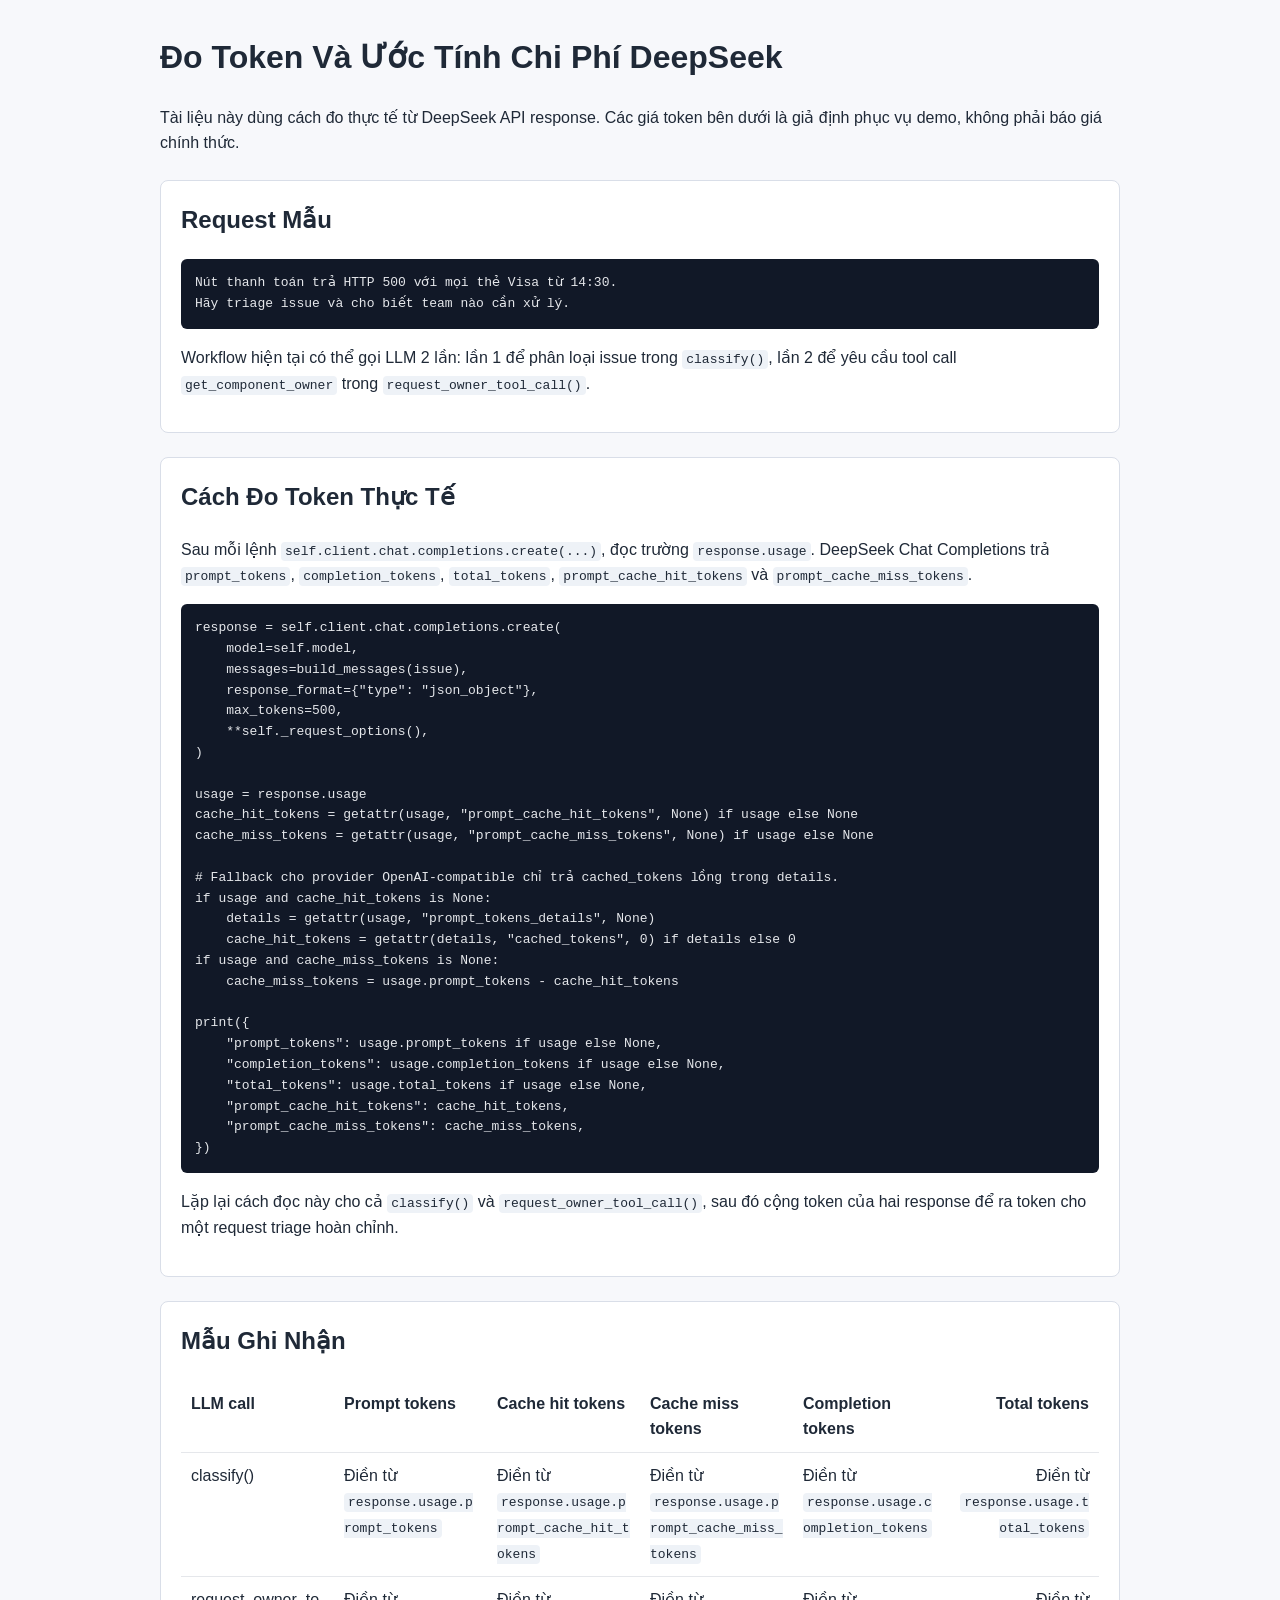
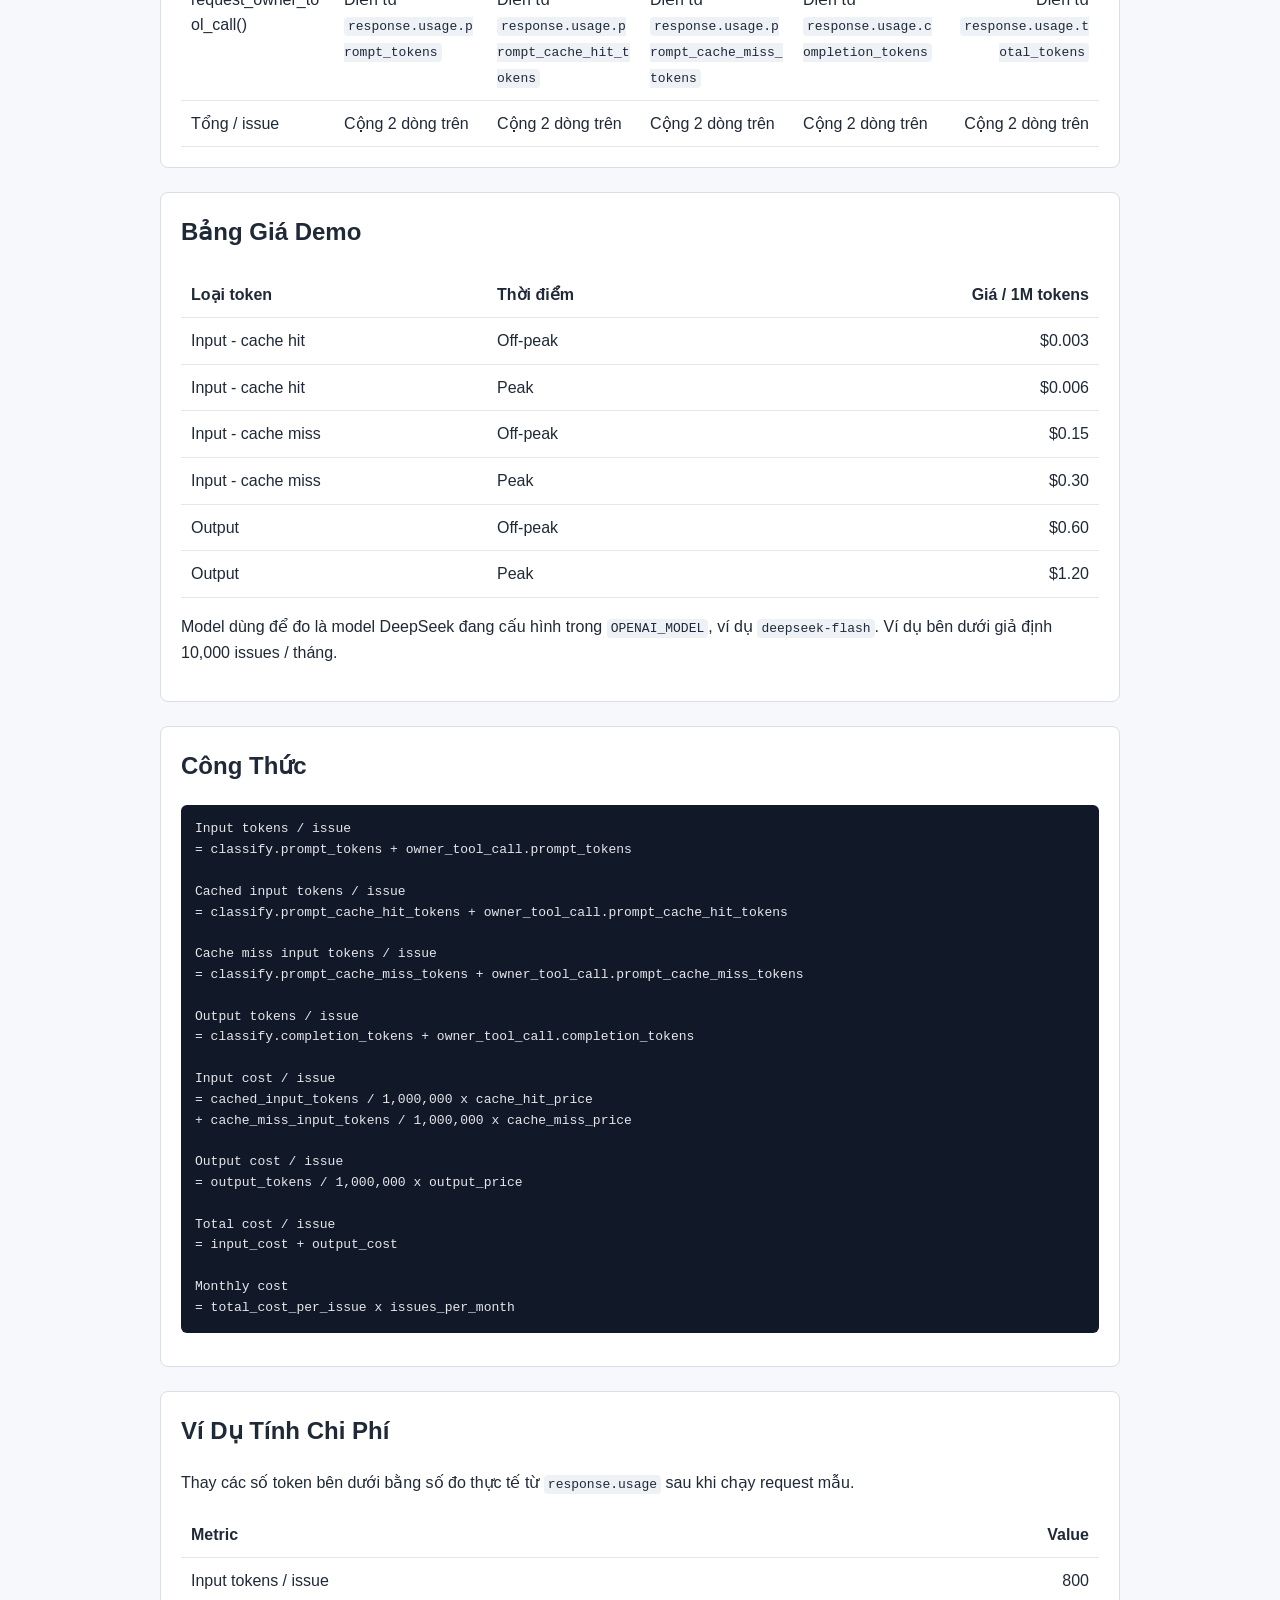
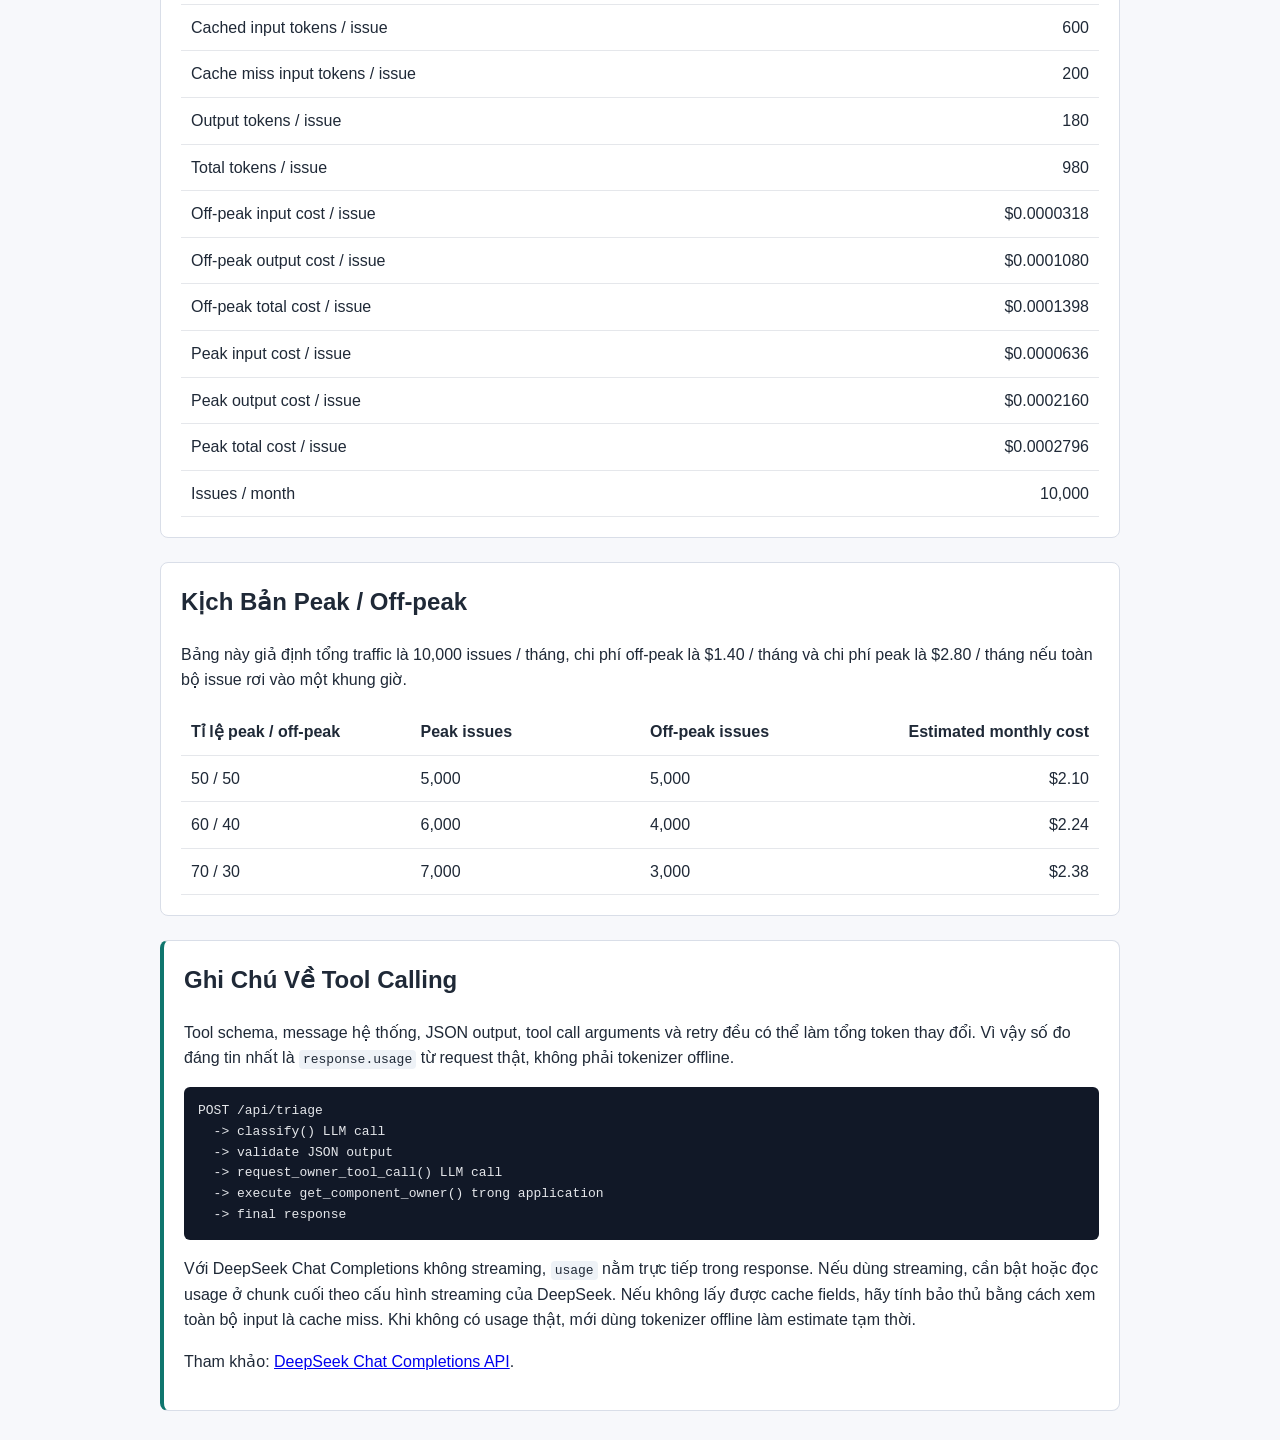
<file: docs/uoc_tinh_chi_phi.html>
<!doctype html>
<html lang="vi">
<head>
  <meta charset="utf-8">
  <meta name="viewport" content="width=device-width, initial-scale=1">
  <title>Đo Token Và Ước Tính Chi Phí DeepSeek Issue Triage</title>
  <style>
    body {
      margin: 0;
      background: #f7f8fb;
      color: #1f2937;
      font-family: Arial, Helvetica, sans-serif;
      line-height: 1.6;
    }
    main {
      width: min(960px, calc(100% - 32px));
      margin: 0 auto;
      padding: 32px 0;
    }
    section {
      margin-top: 24px;
      border: 1px solid #d9dee8;
      border-radius: 8px;
      background: #fff;
      padding: 20px;
    }
    h1, h2 {
      margin-top: 0;
    }
    pre {
      overflow: auto;
      border-radius: 6px;
      background: #111827;
      color: #e5e7eb;
      padding: 14px;
      white-space: pre-wrap;
    }
    code {
      border-radius: 4px;
      background: #eef2f7;
      padding: 2px 4px;
      overflow-wrap: anywhere;
      word-break: break-word;
    }
    table {
      width: 100%;
      border-collapse: collapse;
      table-layout: fixed;
    }
    th, td {
      border-bottom: 1px solid #e5e7eb;
      padding: 10px;
      text-align: left;
      vertical-align: top;
      overflow-wrap: anywhere;
    }
    td:last-child, th:last-child {
      text-align: right;
    }
    .note {
      border-left: 4px solid #0f766e;
    }
    @media (max-width: 760px) {
      section {
        overflow-x: auto;
      }
      table {
        min-width: 720px;
        table-layout: auto;
      }
    }
  </style>
</head>
<body>
  <main>
    <h1>Đo Token Và Ước Tính Chi Phí DeepSeek</h1>
    <p>Tài liệu này dùng cách đo thực tế từ DeepSeek API response. Các giá token bên dưới là giả định phục vụ demo, không phải báo giá chính thức.</p>

    <section>
      <h2>Request Mẫu</h2>
      <pre>Nút thanh toán trả HTTP 500 với mọi thẻ Visa từ 14:30.
Hãy triage issue và cho biết team nào cần xử lý.</pre>
      <p>Workflow hiện tại có thể gọi LLM 2 lần: lần 1 để phân loại issue trong <code>classify()</code>, lần 2 để yêu cầu tool call <code>get_component_owner</code> trong <code>request_owner_tool_call()</code>.</p>
    </section>

    <section>
      <h2>Cách Đo Token Thực Tế</h2>
      <p>Sau mỗi lệnh <code>self.client.chat.completions.create(...)</code>, đọc trường <code>response.usage</code>. DeepSeek Chat Completions trả <code>prompt_tokens</code>, <code>completion_tokens</code>, <code>total_tokens</code>, <code>prompt_cache_hit_tokens</code> và <code>prompt_cache_miss_tokens</code>.</p>
      <pre>response = self.client.chat.completions.create(
    model=self.model,
    messages=build_messages(issue),
    response_format={"type": "json_object"},
    max_tokens=500,
    **self._request_options(),
)

usage = response.usage
cache_hit_tokens = getattr(usage, "prompt_cache_hit_tokens", None) if usage else None
cache_miss_tokens = getattr(usage, "prompt_cache_miss_tokens", None) if usage else None

# Fallback cho provider OpenAI-compatible chỉ trả cached_tokens lồng trong details.
if usage and cache_hit_tokens is None:
    details = getattr(usage, "prompt_tokens_details", None)
    cache_hit_tokens = getattr(details, "cached_tokens", 0) if details else 0
if usage and cache_miss_tokens is None:
    cache_miss_tokens = usage.prompt_tokens - cache_hit_tokens

print({
    "prompt_tokens": usage.prompt_tokens if usage else None,
    "completion_tokens": usage.completion_tokens if usage else None,
    "total_tokens": usage.total_tokens if usage else None,
    "prompt_cache_hit_tokens": cache_hit_tokens,
    "prompt_cache_miss_tokens": cache_miss_tokens,
})</pre>
      <p>Lặp lại cách đọc này cho cả <code>classify()</code> và <code>request_owner_tool_call()</code>, sau đó cộng token của hai response để ra token cho một request triage hoàn chỉnh.</p>
    </section>

    <section>
      <h2>Mẫu Ghi Nhận</h2>
      <table>
        <thead>
          <tr><th>LLM call</th><th>Prompt tokens</th><th>Cache hit tokens</th><th>Cache miss tokens</th><th>Completion tokens</th><th>Total tokens</th></tr>
        </thead>
        <tbody>
          <tr><td>classify()</td><td>Điền từ <code>response.usage.prompt_tokens</code></td><td>Điền từ <code>response.usage.prompt_cache_hit_tokens</code></td><td>Điền từ <code>response.usage.prompt_cache_miss_tokens</code></td><td>Điền từ <code>response.usage.completion_tokens</code></td><td>Điền từ <code>response.usage.total_tokens</code></td></tr>
          <tr><td>request_owner_tool_call()</td><td>Điền từ <code>response.usage.prompt_tokens</code></td><td>Điền từ <code>response.usage.prompt_cache_hit_tokens</code></td><td>Điền từ <code>response.usage.prompt_cache_miss_tokens</code></td><td>Điền từ <code>response.usage.completion_tokens</code></td><td>Điền từ <code>response.usage.total_tokens</code></td></tr>
          <tr><td>Tổng / issue</td><td>Cộng 2 dòng trên</td><td>Cộng 2 dòng trên</td><td>Cộng 2 dòng trên</td><td>Cộng 2 dòng trên</td><td>Cộng 2 dòng trên</td></tr>
        </tbody>
      </table>
    </section>

    <section>
      <h2>Bảng Giá Demo</h2>
      <table>
        <thead>
          <tr><th>Loại token</th><th>Thời điểm</th><th>Giá / 1M tokens</th></tr>
        </thead>
        <tbody>
          <tr><td>Input - cache hit</td><td>Off-peak</td><td>$0.003</td></tr>
          <tr><td>Input - cache hit</td><td>Peak</td><td>$0.006</td></tr>
          <tr><td>Input - cache miss</td><td>Off-peak</td><td>$0.15</td></tr>
          <tr><td>Input - cache miss</td><td>Peak</td><td>$0.30</td></tr>
          <tr><td>Output</td><td>Off-peak</td><td>$0.60</td></tr>
          <tr><td>Output</td><td>Peak</td><td>$1.20</td></tr>
        </tbody>
      </table>
      <p>Model dùng để đo là model DeepSeek đang cấu hình trong <code>OPENAI_MODEL</code>, ví dụ <code>deepseek-flash</code>. Ví dụ bên dưới giả định 10,000 issues / tháng.</p>
    </section>

    <section>
      <h2>Công Thức</h2>
      <pre>Input tokens / issue
= classify.prompt_tokens + owner_tool_call.prompt_tokens

Cached input tokens / issue
= classify.prompt_cache_hit_tokens + owner_tool_call.prompt_cache_hit_tokens

Cache miss input tokens / issue
= classify.prompt_cache_miss_tokens + owner_tool_call.prompt_cache_miss_tokens

Output tokens / issue
= classify.completion_tokens + owner_tool_call.completion_tokens

Input cost / issue
= cached_input_tokens / 1,000,000 x cache_hit_price
+ cache_miss_input_tokens / 1,000,000 x cache_miss_price

Output cost / issue
= output_tokens / 1,000,000 x output_price

Total cost / issue
= input_cost + output_cost

Monthly cost
= total_cost_per_issue x issues_per_month</pre>
    </section>

    <section>
      <h2>Ví Dụ Tính Chi Phí</h2>
      <p>Thay các số token bên dưới bằng số đo thực tế từ <code>response.usage</code> sau khi chạy request mẫu.</p>
      <table>
        <thead>
          <tr><th>Metric</th><th>Value</th></tr>
        </thead>
        <tbody>
          <tr><td>Input tokens / issue</td><td>800</td></tr>
          <tr><td>Cached input tokens / issue</td><td>600</td></tr>
          <tr><td>Cache miss input tokens / issue</td><td>200</td></tr>
          <tr><td>Output tokens / issue</td><td>180</td></tr>
          <tr><td>Total tokens / issue</td><td>980</td></tr>
          <tr><td>Off-peak input cost / issue</td><td>$0.0000318</td></tr>
          <tr><td>Off-peak output cost / issue</td><td>$0.0001080</td></tr>
          <tr><td>Off-peak total cost / issue</td><td>$0.0001398</td></tr>
          <tr><td>Peak input cost / issue</td><td>$0.0000636</td></tr>
          <tr><td>Peak output cost / issue</td><td>$0.0002160</td></tr>
          <tr><td>Peak total cost / issue</td><td>$0.0002796</td></tr>
          <tr><td>Issues / month</td><td>10,000</td></tr>
        </tbody>
      </table>
    </section>

    <section>
      <h2>Kịch Bản Peak / Off-peak</h2>
      <p>Bảng này giả định tổng traffic là 10,000 issues / tháng, chi phí off-peak là $1.40 / tháng và chi phí peak là $2.80 / tháng nếu toàn bộ issue rơi vào một khung giờ.</p>
      <table>
        <thead>
          <tr><th>Tỉ lệ peak / off-peak</th><th>Peak issues</th><th>Off-peak issues</th><th>Estimated monthly cost</th></tr>
        </thead>
        <tbody>
          <tr><td>50 / 50</td><td>5,000</td><td>5,000</td><td>$2.10</td></tr>
          <tr><td>60 / 40</td><td>6,000</td><td>4,000</td><td>$2.24</td></tr>
          <tr><td>70 / 30</td><td>7,000</td><td>3,000</td><td>$2.38</td></tr>
        </tbody>
      </table>
    </section>

    <section class="note">
      <h2>Ghi Chú Về Tool Calling</h2>
      <p>Tool schema, message hệ thống, JSON output, tool call arguments và retry đều có thể làm tổng token thay đổi. Vì vậy số đo đáng tin nhất là <code>response.usage</code> từ request thật, không phải tokenizer offline.</p>
      <pre>POST /api/triage
  -> classify() LLM call
  -> validate JSON output
  -> request_owner_tool_call() LLM call
  -> execute get_component_owner() trong application
  -> final response</pre>
      <p>Với DeepSeek Chat Completions không streaming, <code>usage</code> nằm trực tiếp trong response. Nếu dùng streaming, cần bật hoặc đọc usage ở chunk cuối theo cấu hình streaming của DeepSeek. Nếu không lấy được cache fields, hãy tính bảo thủ bằng cách xem toàn bộ input là cache miss. Khi không có usage thật, mới dùng tokenizer offline làm estimate tạm thời.</p>
      <p>Tham khảo: <a href="https://api-docs.deepseek.com/api/create-chat-completion/">DeepSeek Chat Completions API</a>.</p>
    </section>
  </main>
</body>
</html>
</file>
